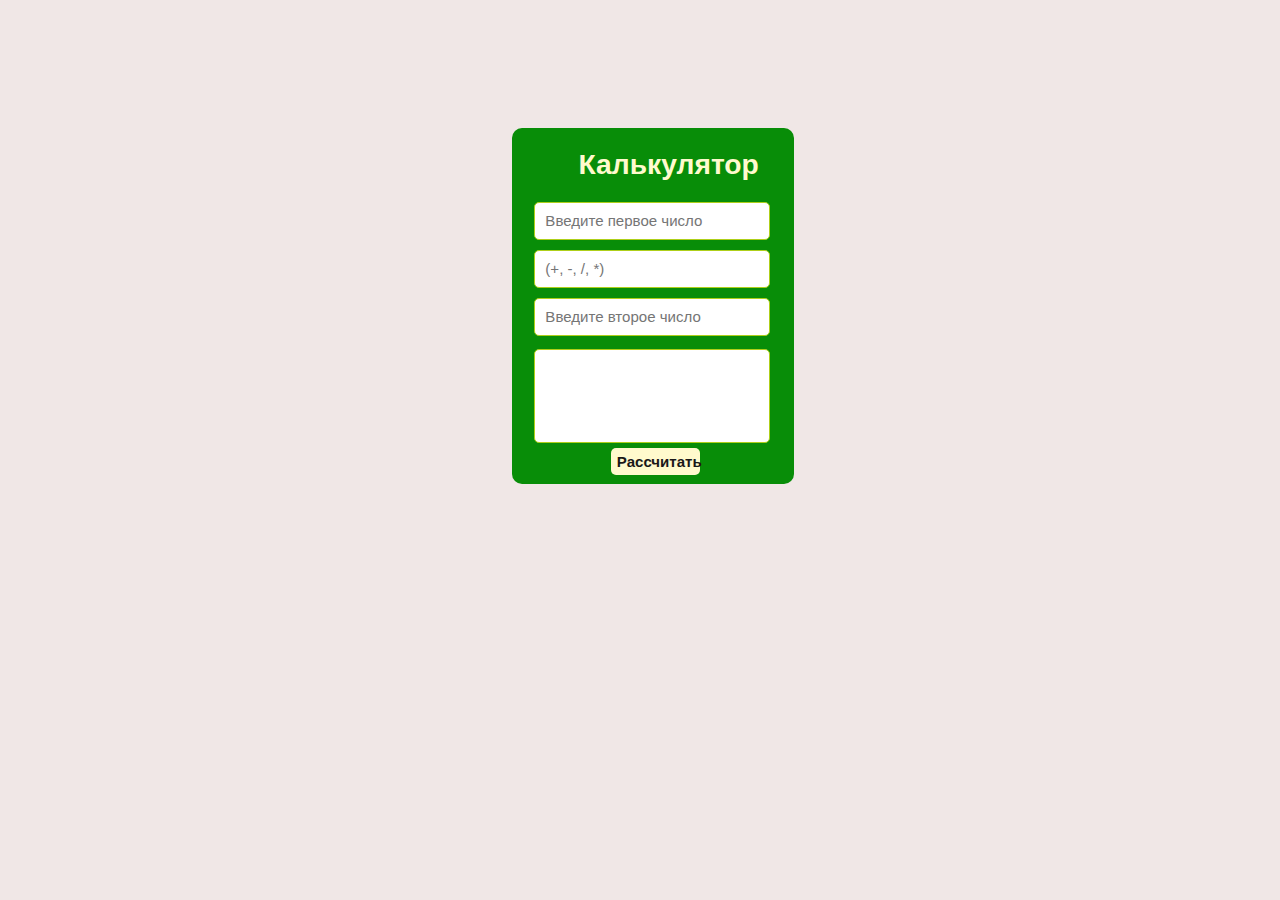
<file: calculator/index.html>
<!DOCTYPE html>
<html lang="ru">
<head>
    <meta charset="UTF-8">
    <meta name="viewport" content="width=device-width, initial-scale=1.0">
    <link rel="stylesheet" href="style.css">
    <title>Calculator</title>
</head>
<body>
    <main class="content">
        <div class="content__header">
            <h1>Калькулятор</h1>
        </div>
        <div class="content__input">
            <input aria-label="number" name="number" class="input__first-number" id="first-number" type="text" placeholder="Введите первое число">
            <input aria-label="number" name="number" class="input__symbol" id="symbol" type="text" placeholder="(+, -, /, *)">
            <input aria-label="symbol" name="symbol" class="input__second-number" id="second-number" type="text" placeholder="Введите второе число">
        </div>
        <div class="input__result" id="result"></div>
        <div>
            <button class="content__button" id="button">Рассчитать</button>
        </div>
    </main>
    <script src="script.js"></script>
</body>
</html>
</file>
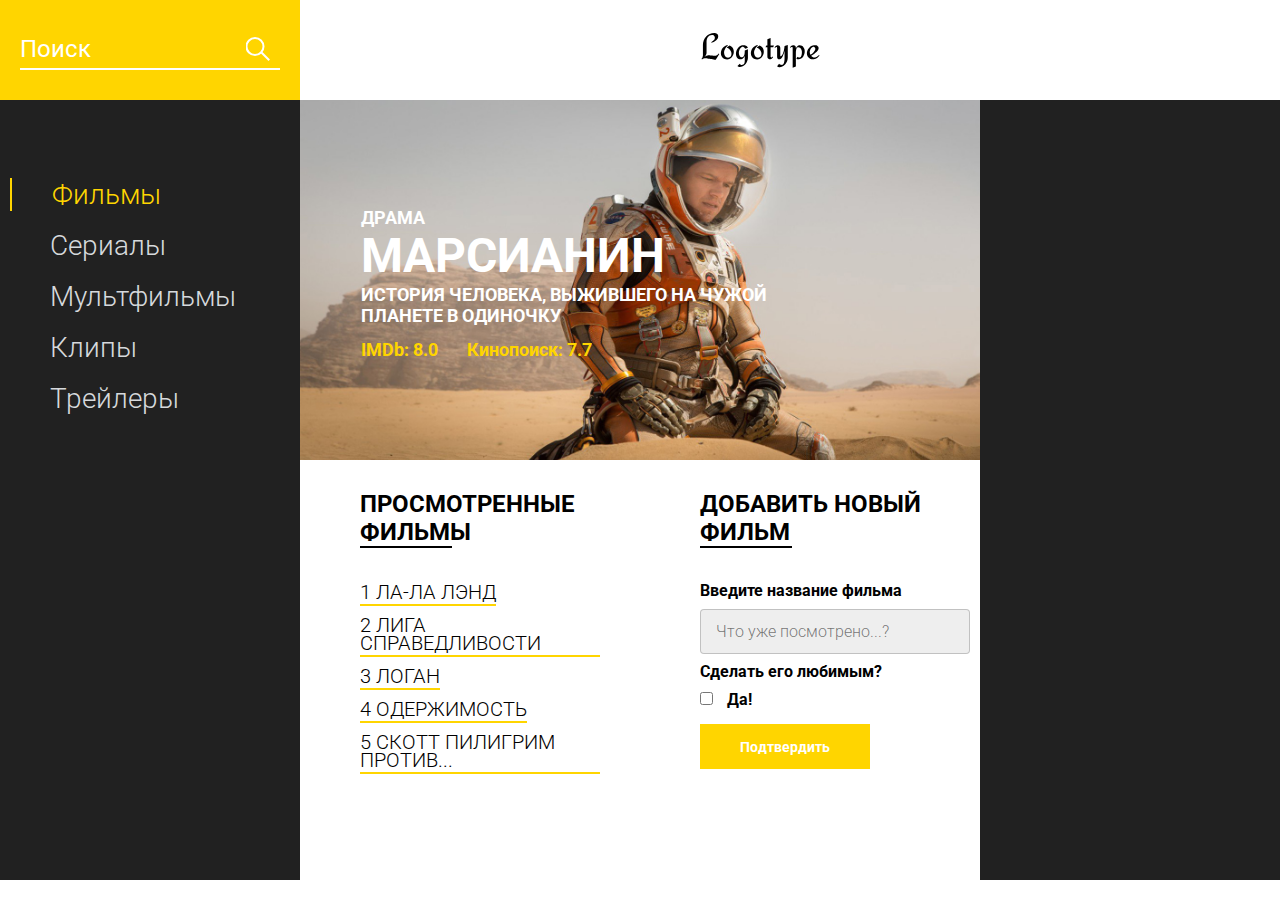
<file: project/index.html>
<!DOCTYPE html>
<html lang="en">
<head>
    <meta charset="UTF-8">
    <meta name="viewport" content="width=device-width, initial-scale=1.0">
    <title>Movie DB</title>
    <link href="https://fonts.googleapis.com/css?family=Roboto:300,400,700&display=swap&subset=cyrillic-ext" rel="stylesheet">
    <link rel="stylesheet" href="css/style.min.css">
</head>
<body>
    <header class="header">
        <div class="header__search">
            <form action="#">
                <input type="text" placeholder="Поиск">
            </form>
        </div>
        <div class="header__logo">
            <img src="icons/Logotype.svg" alt="logo">
        </div>
    </header>
    <main class="promo">
        <div class="promo__menu">
            <nav class="promo__menu-list">
                <ul>
                    <li><a class="promo__menu-item promo__menu-item_active" href="#">Фильмы</a></li>
                    <li><a class="promo__menu-item" href="#">Сериалы</a></li>
                    <li><a class="promo__menu-item" href="#">Мультфильмы</a></li>
                    <li><a class="promo__menu-item" href="#">Клипы</a></li>
                    <li><a class="promo__menu-item" href="#">Трейлеры</a></li>
                </ul>
            </nav>
        </div>
        <div class="promo__content">
            <div class="promo__bg">
                <div class="promo__genre">КОМЕДИЯ</div>
                <div class="promo__title">МАРСИАНИН</div>
                <div class="promo__descr">ИСТОРИЯ ЧЕЛОВЕКА, ВЫЖИВШЕГО НА ЧУЖОЙ ПЛАНЕТЕ В ОДИНОЧКУ</div>
                <div class="promo__ratings">
                    <span>IMDb: 8.0</span>
                    <span>Кинопоиск: 7.7</span>
                </div>
            </div>
            <div class="promo__interactive">
                <div>
                    <div class="promo__interactive-title">ПРОСМОТРЕННЫЕ ФИЛЬМЫ</div>
                    <ul class="promo__interactive-list">
                        <li class="promo__interactive-item">ЛОГАН
                            <div class="delete"></div>
                        </li>
                        <li class="promo__interactive-item">ЛИГА СПРАВЕДЛИВОСТИ
                            <div class="delete"></div>
                        </li>
                        <li class="promo__interactive-item">ЛА-ЛА ЛЭНД
                            <div class="delete"></div>
                        </li>
                        <li class="promo__interactive-item">ОДЕРЖИМОСТЬ
                            <div class="delete"></div>
                        </li>
                        <li class="promo__interactive-item">СКОТТ ПИЛИГРИМ ПРОТИВ ВСЕХ
                            <div class="delete"></div>
                        </li>
                    </ul>
                </div>
                <div>
                    <form class="add">
                        <div class="promo__interactive-title">ДОБАВИТЬ НОВЫЙ ФИЛЬМ</div>
                        <span>Введите название фильма</span>
                        <input class="adding__input" type="text" placeholder="Что уже посмотрено...?">
                        <span>Сделать его любимым?</span>
                        <input type="checkbox">
                        <span class="yes">Да!</span>
                        <button>Подтвердить</button>
                    </form>
                </div>
            </div>
        </div>
        <div class="promo__adv">
            <div class="promo__adv-title">Реклама от спонсоров</div>
            <img src="img/content_1.jpg" alt="some picture">
            <img src="img/content_2.jpg" alt="some picture">
            <img src="img/content_3.png" alt="some picture">
        </div>
    </main>

    <script src="js/script.js"></script>
</body>
</html>
</file>
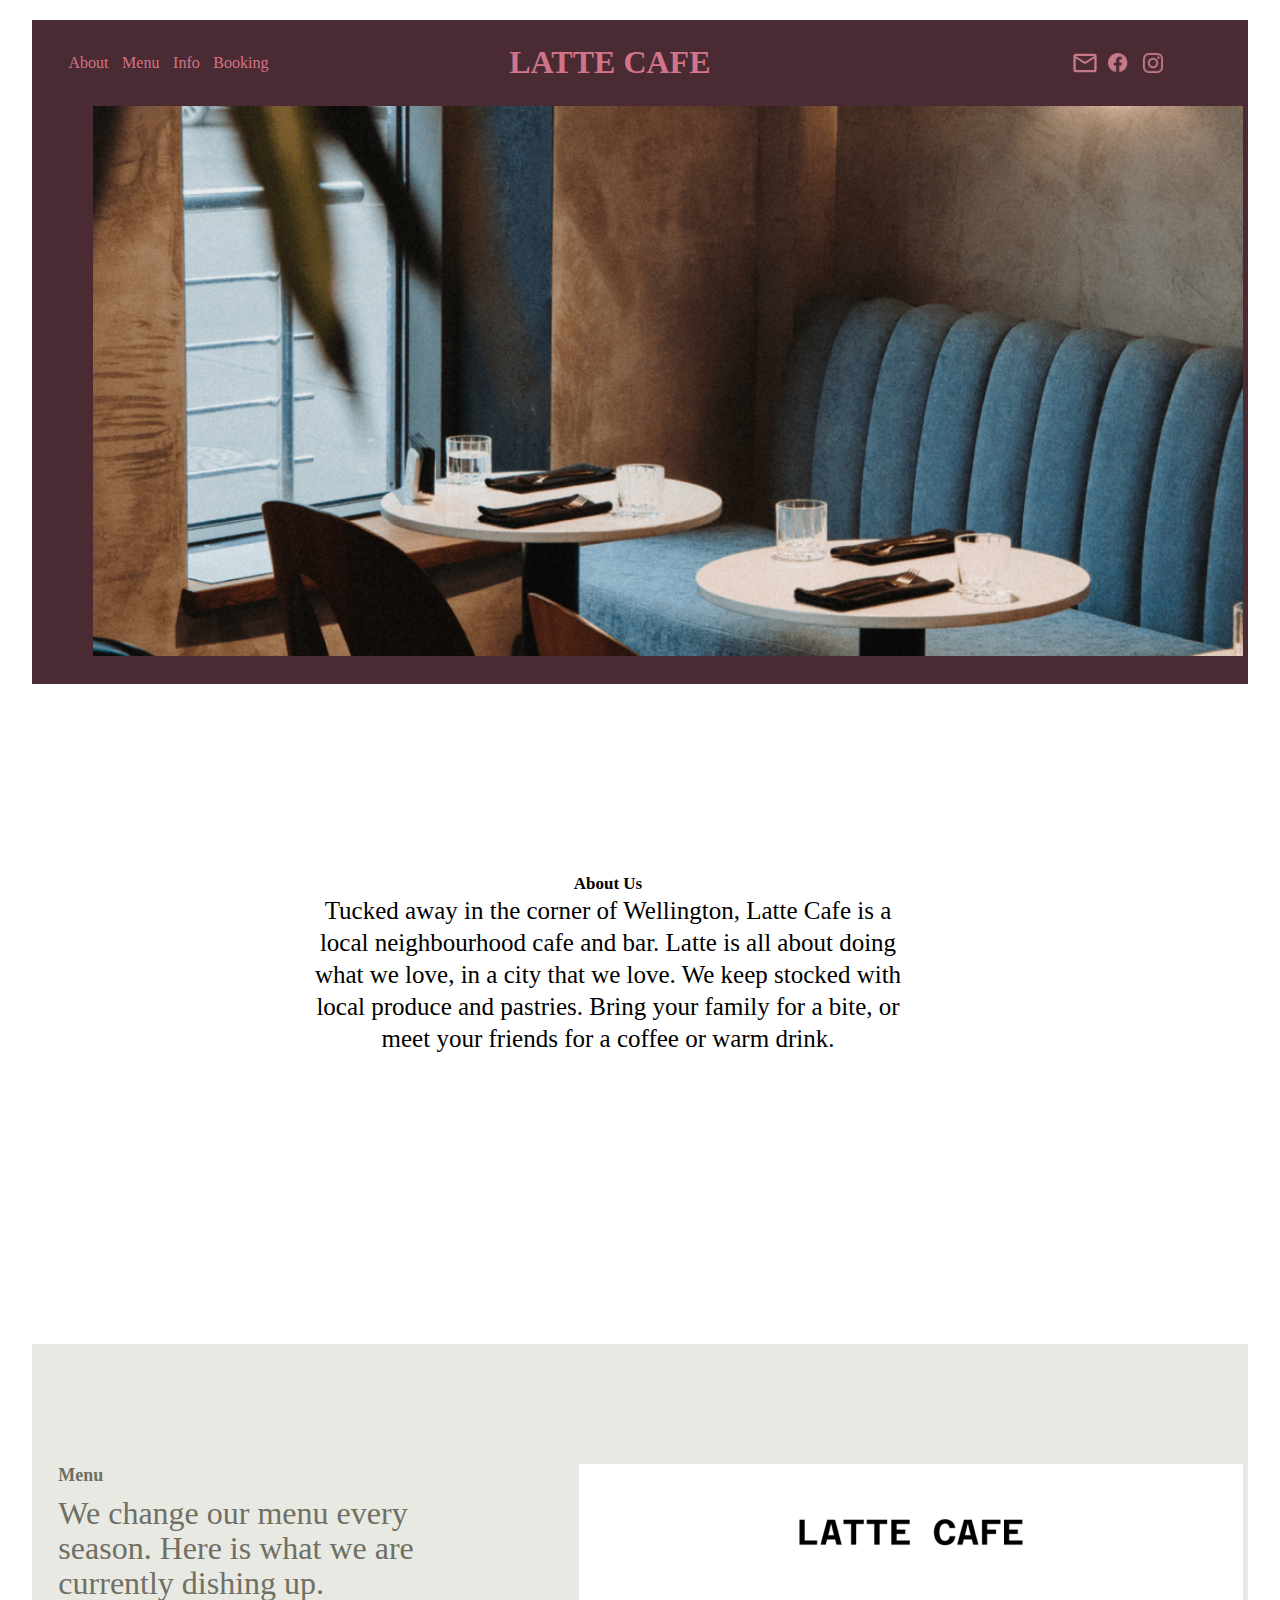
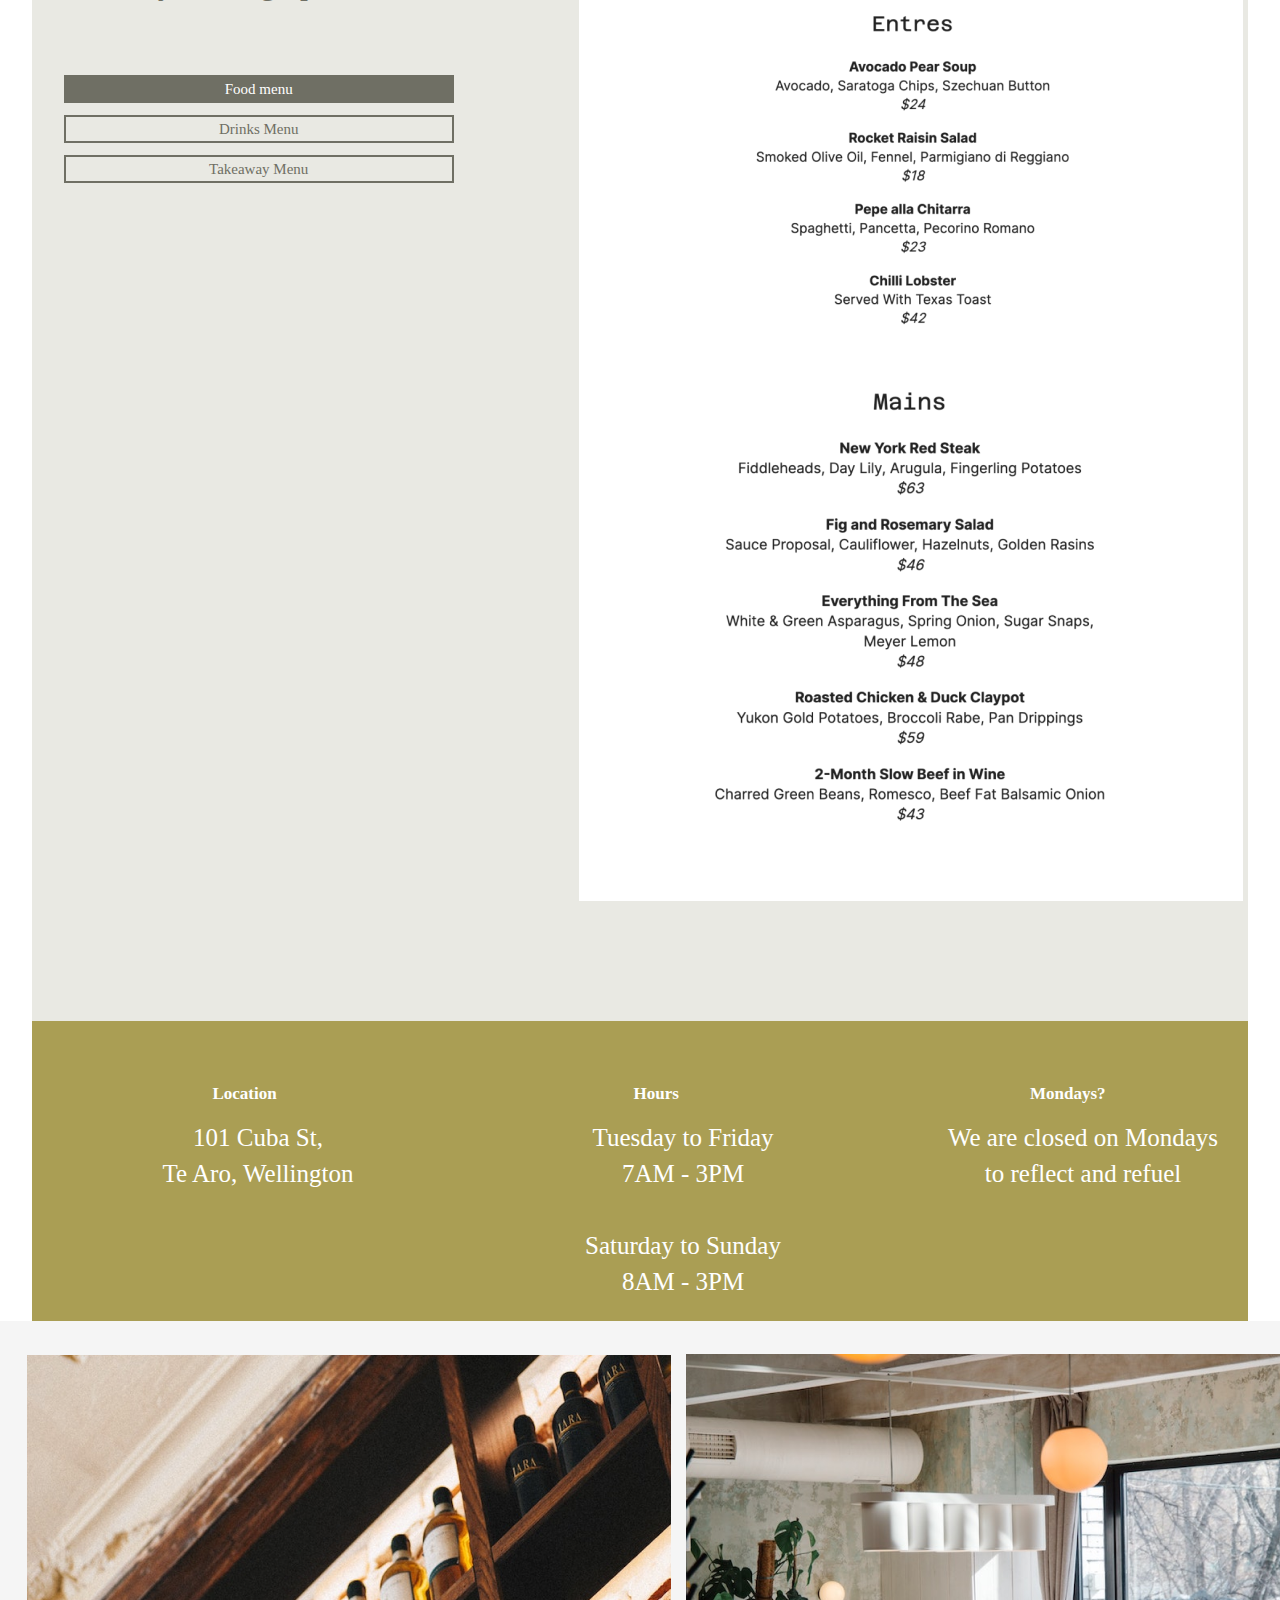
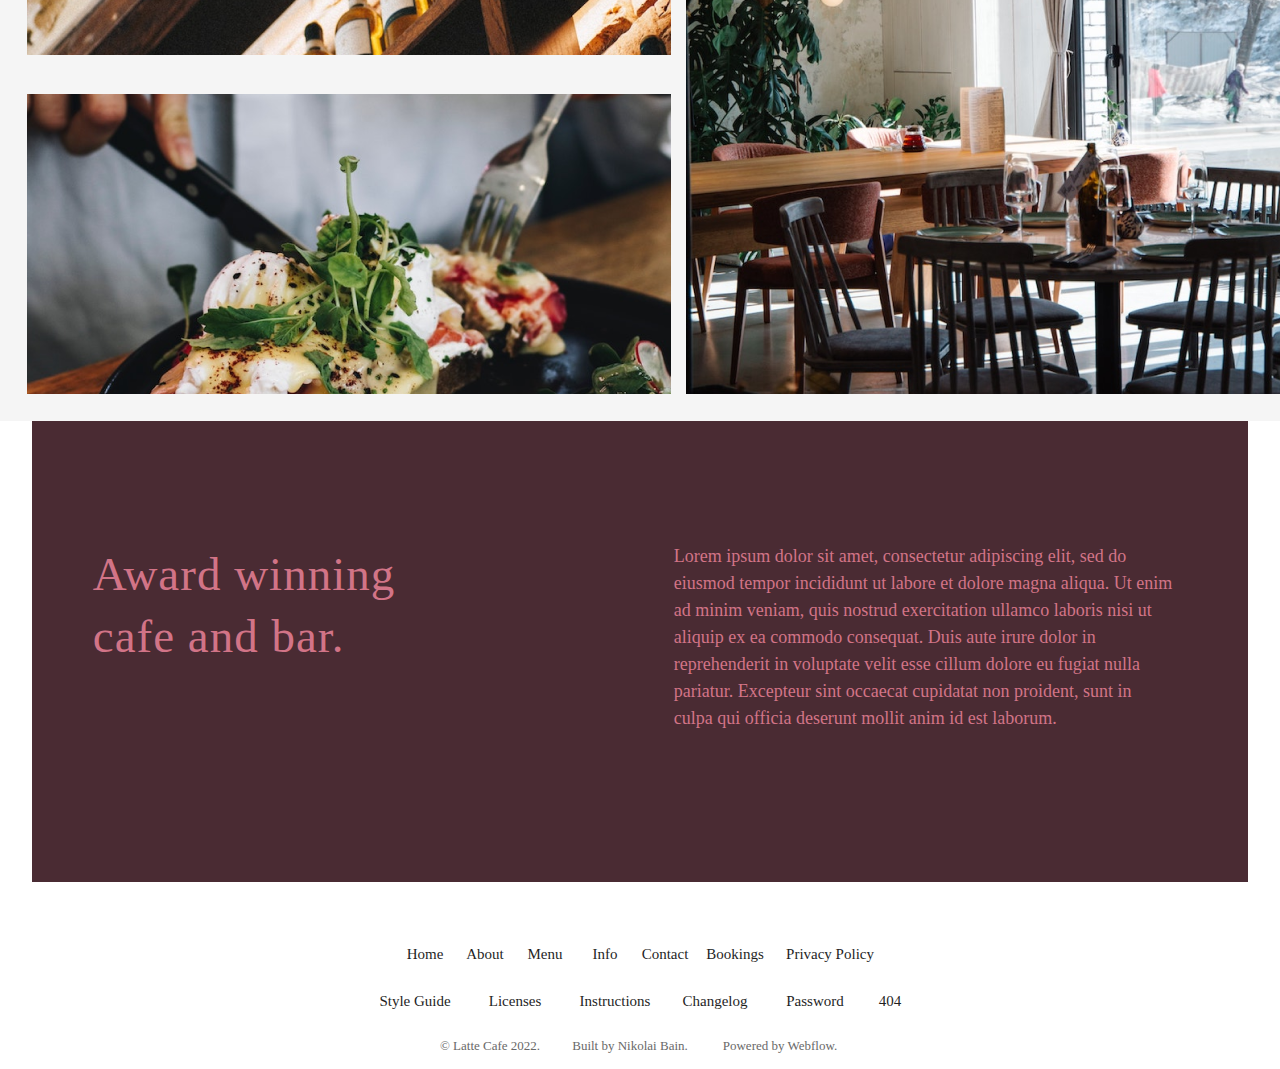
<file: cafe/cafe.html>
<!DOCTYPE html>
<html lang="en">
<head>
    <meta charset="UTF-8">
    <meta http-equiv="X-UA-Compatible" content="IE=edge">
    <meta name="viewport" content="width=device-width, initial-scale=1.0">
    <link rel="stylesheet" href="latte.css">
    <title>Latte Cafe</title>
</head>
<body>
    <div class="header">
        <div class="header__top">
            <div class="header__nav">
                <a href="#">About</a>
                <a href="#">Menu</a>
                <a href="#">Info</a>
                <a href="#">Booking</a>
            </div>
            <div class="header__logo">
                <h1>Latte cafe</h1>
            </div>
            <div class="header__social">
                <div class="social__item"><img src="./img/Vector.png" alt=""></div>
                <div class="social__item"><img src="./img/Vector (1).png" alt=""></div>
                <div class="social__item"><img src="./img/vector2.png" alt=""></div>
            </div>
        </div>
        <div class="header__img">
            <img src="./img/IMAGE.png" alt="">
       </div> 
    </div>
    <div class="about__us">
        <div class="about__us__inner">
          <h3>About Us</h3>
          <p>
            Tucked away in the corner of Wellington, Latte Cafe is a local
            neighbourhood cafe and bar. Latte is all about doing what we love, in
            a city that we love. We keep stocked with local produce and pastries.
            Bring your family for a bite, or meet your friends for a coffee or
            warm drink.
          </p>
        </div>
      </div>

      <div class="main__menu">

        <div class="main__menu__left">
            <h5>Menu</h5>

            <p>We change our menu every season. Here is what we are currently 
                dishing up.</p>

            <a href="#" class="button">Food menu</a>
            <a href="#" class="button1">Drinks Menu</a>
            <a href="#" class="button2">Takeaway Menu</a>
        </div>

        <div class="main__menu__right">
            <img src="./img/menu.png" alt="">
        </div>
        
    </div>
    </div>

    <section class="information_cafe">

        <div class="information">
            <div class="information_about">
            <h6>Location</h6>
            <h6>Hours</h6>
            <h6>Mondays?</h6>
            </div>
    
            <div class="description">
                <p>101 Cuba St, <br>
                    Te Aro, Wellington</p>
                <p>Tuesday to Friday <br>
                     7AM - 3PM <br> <br>
                    Saturday to Sunday <br>
                     8AM - 3PM</p>
                <p>We are closed on Mondays <br>
                     to reflect and refuel</p>
            </div>
        </div>
    </section>

    <div class="pictures">
        <div class="two_pictures">
            <img class="wine" src="./img/IMAGE (3).png" alt="">
            <img class="dish" src="./img/IMAGE (1).png" alt="">
        </div>

        <div class="one_picture">
            <img class="inside" src="./img/IMAGE (2).png" alt="">
        </div>
    </div>

    <div class="award_winning">
        <div class="title"> 
            <p>Award winning <br>
                cafe and bar.</p>
        </div>

        <div class="text">
         <p>Lorem ipsum dolor sit amet, consectetur adipiscing elit, sed do <br> 
            eiusmod tempor incididunt ut labore et dolore magna aliqua. Ut enim <br>
            ad minim veniam, quis nostrud exercitation ullamco laboris nisi ut <br>
            aliquip ex ea commodo consequat. Duis aute irure dolor in <br>
            reprehenderit in voluptate velit esse cillum dolore eu fugiat nulla <br>
            pariatur. Excepteur sint occaecat cupidatat non proident, sunt in <br>
            culpa qui officia deserunt mollit anim id est laborum.</p>
        </div>
    
    </div>

    <div class="end">
        <div class="link">
         <p>Home</p>
         <p>About</p>
         <p>Menu</p>
         <p>Info</p>
         <p>Contact</p>  
         <p>Bookings</p>
         <p>Privacy Policy</p>
        </div>
        <div class="help">
         <p>Style Guide</p>
         <p>Licenses</p>
         <p>Instructions</p>
         <p>Changelog</p>  
         <p>Password</p>
         <p>404</p>
        </div>
        <div class="copyrights">
            <p>© Latte Cafe 2022.</p>
            <p>Built by Nikolai Bain.</p>
            <p>Powered by Webflow.</p>
        </div>
    </div>
</body>
</html>
</file>
<file: calculator/style.css>
body {
    margin: 0;
    padding: 0;
    background-color: #f0e7e6;
}

* {
    box-sizing: border-box;
}

.content {
    position: relative;
    width: calc(300 / 1360 * 100vw);
    height: calc(400 / 1440 * 100vw);
    background: rgb(8, 141, 8);
    border-radius: 10px;
    margin-top: 10%;
    left: 40%;
    padding: 3px 3px 3px 3px;
}

.content__header {
    margin-left: 23%;
    width: calc(120 / 1360 * 100vw);
    height: calc(50 / 1360 * 100vw);
}

h1 {
    font-family:'Franklin Gothic Medium', 'Arial Narrow', Arial, sans-serif;
    font-style: normal;
    font-weight: 700;
    font-size: calc(30 / 1360 * 100vw);
    line-height: calc(30 / 1360 * 100vw);
    color:#fffacd;
}

.content__input {
    display: flex;
    flex-direction: column;
    margin-bottom: 3%;
    margin-left: 7%;
}

.input__first-number, .input__symbol, .input__second-number {
    width: calc(250 / 1360 * 100vw);
    height: calc(40 / 1360 * 100vw);
    background: #FFFFFF;
    border: 1px solid #aecf1a;
    border-radius: 5px;
    font-size: calc(16 / 1360 * 100vw);
    line-height: calc(16 / 1360 * 100vw);
    color: #131212;
    padding: 10px;
    margin-top: 2%;
    margin-bottom: 2%;
}

.input__result {
    width: calc(250 / 1360 * 100vw);
    height: calc(100 / 1360 * 100vw);
    background: #FFFFFF;
    border: 1px solid #aecf1a;
    border-radius: 5px;
    margin-top: 2%;
    margin-bottom: 2%;
    margin-left: 7%;
    padding: 10px;
}

.content__button {
    width: calc(100 / 1440 * 100vw);
    height: calc(30 / 1440 * 100vw);
    position: absolute;
    top: 90%;
    left: 35%;
    border: 0;
    border-radius: 5px;
    color: #1a1818;
    background: #fffacd;
    font-family: 'Franklin Gothic Medium', 'Arial Narrow', Arial, sans-serif;
    font-style: normal;
    font-weight: 700;
    font-size: calc(16 / 1360 * 100vw);
    line-height: calc(16 / 1360 * 100vw);
}
</file>
<file: cafe/latte.css>
*{
    margin: 0;
    padding: 0;
    box-sizing: border-box;
}

.header{
    display: flex;
    flex-direction: column;
    width: 95vw;
    margin: auto;
    margin-top: 20px;
    background-color:#4A2B33;
}

.header__top{
    display: flex;
    justify-content: space-between;
    align-items: center;
    margin-top: 2%;
}

.social__item{
    width: 20px;
    height: 20px;
    display: inline-flex;
}

.header__nav{
    display: flex;
    justify-content: space-between;
    width: 200px;
    margin-left: 3%;
    color: #D27487;
    font-family: 'Inter';
    font-style: normal;
}

.header__nav a{
    text-decoration:none;
    color: #D27487;
}

.header__logo{
    text-transform: uppercase;
    margin-right: 10%;
    color: #D27487;
}

.header__social{
    display: flex;
    gap: 15px;
    margin-right: 7%;
}

.header__img{
    margin-left: 5%;
    margin-bottom: 2%;
    margin-top: 2%;
}

.header__img img {
    width: 1150px;
    height: 550px;
}

.about__us{
    margin-top: 30px;
    display: flex;
    align-items: center;
    justify-content: center;
    flex-direction: column;
    width: 95vw;
    height: 500px;
}
  
.about__us__inner{
    width: 50%;
    text-align: center;
}

.about__us__inner h3{
    font-family: 'Azeret Mono';
    font-style: normal;
    font-weight: 700;
    font-size: 17px;
    line-height: 22px;
}

.about__us__inner p{
    font-family: 'Inter';
    font-style: normal;
    font-weight: 400;
    font-size: 25px;
    line-height: 32px;
}

.main__menu{
    display: flex;
    gap: 20px;
    width: 95vw;
    margin: auto;
    margin-top: 130px;
    background-color: #E9E9E3;
    height: 1277px;
    
}

.main__menu > div{
  width: 50%;
}

.main__menu__left{
  display: flex;
  flex-direction: column;
  text-align: left;
  height: 300px;
}

.main__menu__left h5{
    font-family: 'Azeret Mono';
    font-style: normal;
    font-weight: 700;
    font-size: 18px;
    line-height: 22px;
    margin-left: 5%;
    color: #6F6F64;
    margin-top: 120px;
}

.main__menu__left p{
    font-family: 'Inter';
    font-style: normal;
    font-weight: 400;
    font-size: 32px;
    line-height: 35px;
    color: #6F6F64;
    margin-left: 5%;
    margin-top: 10px;
    margin-right: 15%;
}

.main__menu__right{
  margin-right: 5%;
  margin-top: 120px;
}

.button{
    box-sizing: border-box;
    height: 58px;
    background: #6F6F64;
    border: 2px solid #6F6F64;
    color: #ffffff;
    font-family: 'Inter';
    font-style: normal;
    font-weight: 400;
    font-size: 15px;
    line-height: 24px;
    margin-top: 74px;
    text-align: center;
    text-decoration: none;
    margin-left: 6%;
    margin-right: 20%;
}

.button1{
    box-sizing: border-box;
    height: 58px;
    border: 2px solid #6F6F64;
    font-family: 'Inter';
    font-style: normal;
    font-weight: 400;
    font-size: 15px;
    line-height: 24px;
    color: #6F6F64;
    margin-top: 12px;
    text-align: center;
    text-decoration: none;
    margin-left: 6%;
    margin-right: 20%;
}

.button2{
    box-sizing: border-box;
    height: 58px;
    border: 2px solid #6F6F64;
    font-family: 'Inter';
    font-style: normal;
    font-weight: 400;
    font-size: 15px;
    line-height: 24px;
    color: #6F6F64;
    margin-top: 12px;
    text-align: center;
    text-decoration: none;
    margin-left: 6%;
    margin-right: 20%;
}

.main__menu__right img{
    width: 664px;
    height: 1037px;
}

.information_cafe {
    display: grid;
    width: 95vw;
    background-color: #AA9E54;
    height: 300px;
    margin: auto;

}

.information_about h6{
    display: inline-grid;
    margin-top: 5%;
    grid-template-columns: 150px 80px 40px;
    margin-left: 11%;
    font-family: 'Azeret Mono';
    font-style: normal;
    font-weight: 700;
    font-size: 17px;
    line-height: 22px;
    text-align: center;
    color: #FFFFFF;
}    

.description{
    display: inline-grid;
    grid-template-columns: 450px 400px 400px;
    margin: auto;
    font-family: 'Inter';
    font-style: normal;
    font-weight: 400;
    font-size: 25px;
    line-height: 36px;
    text-align: center;
    color: #FFFFFF;
    padding: 15px 0 0 1px;
}

.pictures{
    display: flex;
    margin: auto;
    background-color: #F5F5F5;
    height: 700px;
    width: 1350px;
}

.wine{
    width: 644px;
    height: 300px;
    margin-top: 5%;
    margin-left: 4%;
}

.dish{
    width: 644px;
    height: 300px;
    margin-top: 5%;
    margin-left: 4%;
}

.inside{
    width: 644px;
    height: 640px;
    margin-top: 5%;
    margin-right: 20px;
}

.award_winning{
    display: flex;
    flex-direction: row;
    width: 95vw;
    height: 461px;
    margin: auto;
    background: #4A2B33;
}

.title{
    height: 125px;
    width: 413px;
    font-family: 'Azeret Mono';
    font-style: normal;
    font-weight: 400;
    font-size: 47px;
    line-height: 62px;
    letter-spacing: 1px;
    color: #D27487;
    margin-top: 10%;
    margin-left: 5%;
}

.text{
    height: 189px;
    width: 595px;
    font-family: 'Inter';
    font-style: normal;
    font-weight: 400;
    font-size: 18px;
    line-height: 27px;
    color: #D27487;
    margin-top: 10%;
    margin-left: 15%;
}

.end{
    display: grid;
    width: 95vw;
    height: 187px;
    margin: auto;
    background-color: #FFFFFF;
    height: 187px;
}

.link{
    display: grid;
    grid-template-columns: 60px 60px 60px 60px 60px 80px 110px;
    margin: auto;
    margin-top: 5%;
    font-family: 'Inter';
    font-style: normal;
    font-weight: 400;
    font-size: 15px;
    line-height: 22px;
    text-align: center;
    color: #1F1F1F;
}


.help{
    display: grid;
    grid-template-columns: 100px 100px 100px 100px 100px 50px;
    margin: auto;
    margin-top: 1%;
    font-family: 'Inter';
    font-style: normal;
    font-weight: 400;
    font-size: 15px;
    line-height: 22px;
    text-align: center;
    color: #1F1F1F;
}

.copyrights{
    display: grid;
    grid-template-columns: 130px 150px 150px;
    margin: auto;
    margin-top: 1%;
    font-family: 'Inter';
    font-style: normal;
    font-weight: 400;
    font-size: 13px;
    line-height: 20px;
    text-align: center;
    color: #696969;
}
</file>
<file: project/css/style.min.css>
*{-webkit-box-sizing:border-box;box-sizing:border-box;margin:0;padding:0;font-family:'Roboto', sans-serif}.header{display:-webkit-box;display:-ms-flexbox;display:flex;height:100px}.header__search{display:-webkit-box;display:-ms-flexbox;display:flex;-webkit-box-pack:center;-ms-flex-pack:center;justify-content:center;-webkit-box-align:center;-ms-flex-align:center;align-items:center;height:100%;width:300px;background:#FFD500}.header__search form{position:relative;width:260px;height:30px}.header__search form input{width:100%;border:none;border-bottom:2px solid #fff;background-color:transparent;color:#fff;font-size:24px;line-height:28px;padding-bottom:5px;outline:none}.header__search form input::-webkit-input-placeholder{color:#fff}.header__search form input:-ms-input-placeholder{color:#fff}.header__search form input::-ms-input-placeholder{color:#fff}.header__search form input::placeholder{color:#fff}.header__search form:after{content:'';display:block;position:absolute;top:2px;right:10px;background:url("../icons/search.svg") center center/cover no-repeat;width:24px;height:24px}.header__logo{display:-webkit-box;display:-ms-flexbox;display:flex;-webkit-box-pack:center;-ms-flex-pack:center;justify-content:center;-webkit-box-align:center;-ms-flex-align:center;align-items:center;height:100%;width:calc(100% - 360px)}.promo{height:780px;display:-webkit-box;display:-ms-flexbox;display:flex}.promo__menu{width:300px;height:100%;background:#212121;padding:60px 0 0 10px}.promo__menu-item{display:block;font-size:28px;line-height:33px;color:#D6D9DC;text-decoration:none;font-weight:300;padding-left:40px;margin-top:18px}.promo__menu-item:hover{color:#FFD500}.promo__menu-item_active{border-left:2px solid  #FFD500;color:#FFD500}.promo__content{width:calc(100% - 600px)}.promo__bg{height:360px;background:url("../img/mars.webp") center center/cover no-repeat;background-position:top;padding:107px 0 0 61px}.promo__genre{font-weight:bold;font-size:18px;line-height:21px;color:#FFFFFF;text-transform:uppercase}.promo__title{font-weight:bold;font-size:48px;line-height:56px;color:#FFFFFF;text-transform:uppercase}.promo__descr{width:481px;font-weight:bold;font-size:18px;line-height:21px;color:#FFFFFF;text-transform:uppercase}.promo__ratings{margin-top:13px}.promo__ratings span{font-weight:bold;font-size:18px;line-height:21px;color:#FFD500;margin-right:25px}.promo__interactive{display:-webkit-box;display:-ms-flexbox;display:flex}.promo__interactive>div{width:50%;padding:30px 0 0 60px}.promo__interactive-title{display:inline-block;font-weight:bold;font-size:24px;line-height:28px;color:#000000}.promo__interactive-title:after{content:'';display:block;width:33%;height:2px;background-color:#000}.promo__interactive-list{list-style-type:none;margin-top:35px;display:-webkit-box;display:-ms-flexbox;display:flex;-webkit-box-orient:vertical;-webkit-box-direction:normal;-ms-flex-direction:column;flex-direction:column;-webkit-box-align:start;-ms-flex-align:start;align-items:flex-start}.promo__interactive-item{display:inline-block;position:relative;font-weight:300;font-size:20px;line-height:18px;color:#000000;margin-bottom:15px;padding-right:40px;text-transform:uppercase}.promo__interactive-item span{display:block;position:absolute;left:-30px;top:50%;-webkit-transform:translateY(-50%);transform:translateY(-50%);width:20px;height:20px;background:url("../icons/Star.svg") center center/cover no-repeat}.promo__interactive-item:before{content:'';position:absolute;bottom:-5px;display:block;width:calc(100% - 40px);height:2px;background-color:#FFD500}.promo__interactive-item:hover .delete{content:'';display:block;position:absolute;right:0px;top:50%;-webkit-transform:translateY(-50%);transform:translateY(-50%);width:20px;height:20px;background:url("../icons/trash.png") center center/cover no-repeat;cursor:pointer}.promo__interactive .add .promo__interactive-title{margin-bottom:25px}.promo__interactive .add span{display:block;margin:10px 0;font-weight:bold;font-size:16px;line-height:16px;color:#000000}.promo__interactive .add .yes{display:inline;margin-left:10px}.promo__interactive .add input[type="text"]{width:270px;height:45px;line-height:50px;font-size:16px;background:rgba(196,196,196,0.29);border:1px solid rgba(0,0,0,0.19);padding:0 15px;outline:none;border-radius:4px}.promo__interactive .add input[type="text"]::-webkit-input-placeholder{font-weight:300;font-size:16px;color:rgba(0,0,0,0.53)}.promo__interactive .add input[type="text"]:-ms-input-placeholder{font-weight:300;font-size:16px;color:rgba(0,0,0,0.53)}.promo__interactive .add input[type="text"]::-ms-input-placeholder{font-weight:300;font-size:16px;color:rgba(0,0,0,0.53)}.promo__interactive .add input[type="text"]::placeholder{font-weight:300;font-size:16px;color:rgba(0,0,0,0.53)}.promo__interactive .add button{display:block;margin-top:15px;width:170px;height:45px;background:#FFD500;font-weight:bold;font-size:14px;line-height:14px;color:#FFFFFF;border:none;outline:none;cursor:pointer}.promo__interactive .add button:active{-webkit-transform:scale(0.95);transform:scale(0.95)}.promo__adv{background:#212121;width:300px;height:100%}.promo__adv-title{font-weight:bold;font-size:18px;line-height:21px;color:#FFD500;margin:20px 0;text-align:center}.promo__adv img{width:100%;margin-bottom:10px}
/*# sourceMappingURL=style.min.css.map */
</file>
